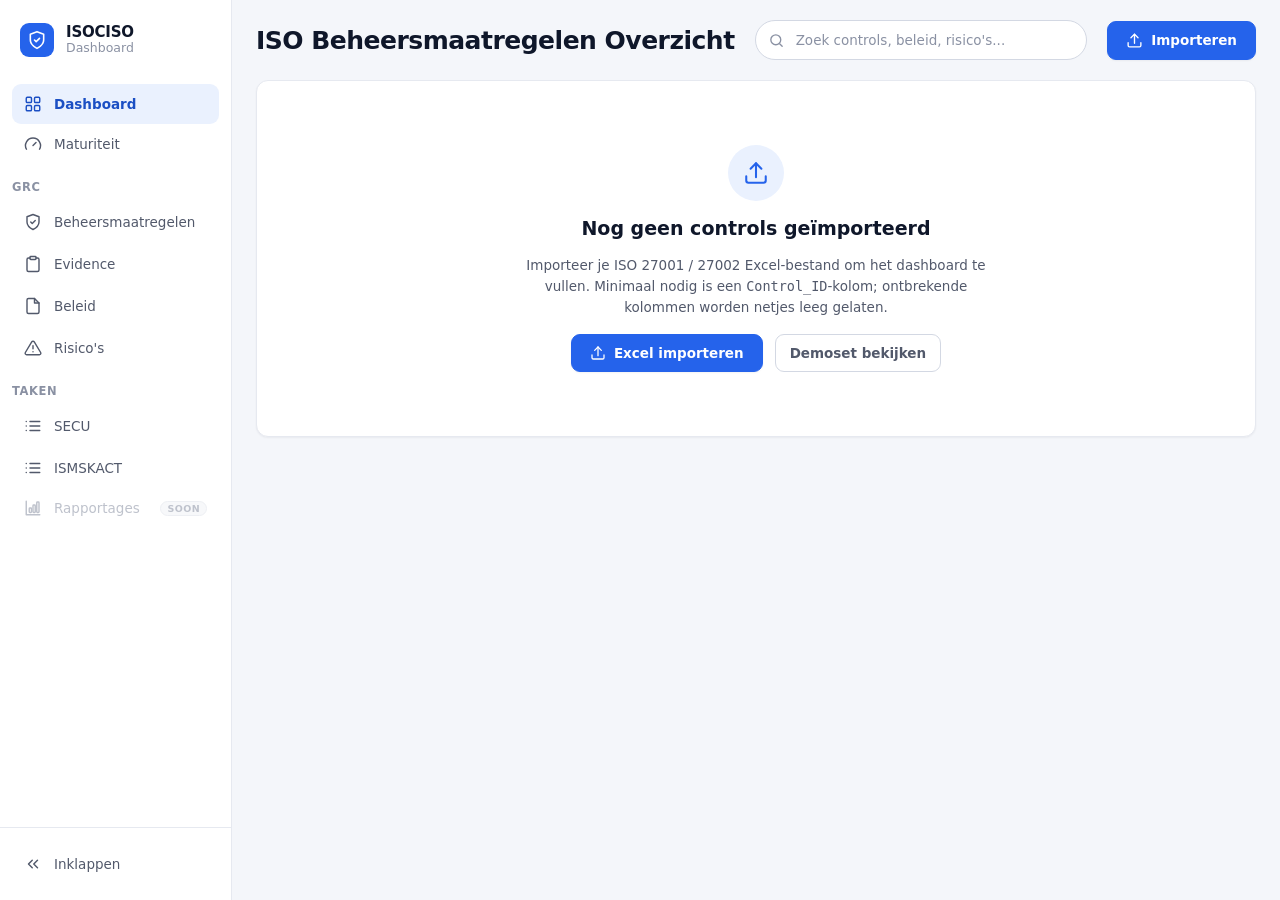
<file: index.html>
<!DOCTYPE html>
<html lang="nl">
<head>
  <meta charset="UTF-8" />
  <meta name="viewport" content="width=device-width, initial-scale=1.0" />
  <title>ISOCISO Dashboard — ISO 27001 / 27002</title>
  <meta name="description" content="Overzicht van ISO 27001/27002 beheersmaatregelen, maturiteit, evidence, beleid en risico's." />
  <link rel="icon" href="data:image/svg+xml,%3Csvg xmlns='http://www.w3.org/2000/svg' viewBox='0 0 24 24'%3E%3Cpath fill='%232563eb' d='M12 2 4 5.5v6c0 5 3.4 9.3 8 10.5 4.6-1.2 8-5.5 8-10.5v-6L12 2Z'/%3E%3C/svg%3E" />
  <link rel="stylesheet" href="./assets/css/tokens.css" />
  <link rel="stylesheet" href="./assets/css/base.css" />
  <link rel="stylesheet" href="./assets/css/layout.css" />
  <link rel="stylesheet" href="./assets/css/components.css" />
</head>
<body>
  <div class="app" id="app">
    <aside class="sidebar" id="sidebar"></aside>
    <div class="main">
      <header class="topbar" id="topbar"></header>
      <main class="view" id="view"></main>
    </div>
  </div>
  <div class="toast-stack" id="toasts"></div>
  <div class="viz-tooltip" id="viz-tooltip" hidden></div>
  <script type="module" src="./src/main.js"></script>
</body>
</html>
</file>
<file: assets/css/tokens.css>
/* ------------------------------------------------------------------
   Design tokens. Everything downstream is written against these roles,
   never against raw hex — so re-theming happens in this one file.
   ------------------------------------------------------------------ */
:root {
  color-scheme: light;

  /* Surfaces & ink ------------------------------------------------ */
  --plane:            #f4f6fa;
  --surface-1:        #ffffff;
  --surface-2:        #f8fafc;
  --surface-hover:    #f6f8fb;
  --text-primary:     #0f172a;
  --text-secondary:   #52596b;
  --text-muted:       #8a91a3;
  --border:           #e6e9f0;
  --border-strong:    #d3d8e3;

  /* Brand --------------------------------------------------------- */
  --brand:            #2563eb;
  --brand-strong:     #1d4ed8;
  --brand-soft:       #eaf1fe;
  --brand-ink:        #1b4fc4;

  /* Chart roles — validated via dataviz/scripts/validate_palette.js
     ("#4a3aa7,#0ca30c,#1096a8" passes all-pairs, light, on #ffffff). */
  --viz-pass:         #0ca30c;   /* status: good      */
  --viz-fail:         #d03b3b;   /* status: critical  */
  --viz-warning:      #fab219;   /* status: warning   */
  --viz-serious:      #ec835a;   /* status: serious   */
  --viz-evidence:     #4a3aa7;   /* categorical: violet */
  --viz-risk:         #1096a8;   /* categorical: teal   */
  --viz-neutral:      #dfe3ea;   /* remainder / "geen" */
  --viz-gap:          #ffffff;   /* 2px spacer between fills */

  /* Categorical series, in fixed slot order — assigned by slot, never cycled,
     and never generated. Validated on #ffffff via dataviz/validate_palette.js:
     lightness band, chroma floor, adjacent CVD ΔE 9.1 (protan) and normal-vision
     ΔE 19.6 all pass. Three slots sit under 3:1 against white, which is why every
     slice is also named and counted in the legend beside it — the contrast WARN
     is paid off with visible labels, not ignored.
     Six slots plus "Overig": past ~7 classes adjacent hues stop being tellable,
     so the tail folds rather than growing an eighth colour. */
  --series-1:         #2a78d6;   /* blue    */
  --series-2:         #eb6834;   /* orange  */
  --series-3:         #1baf7a;   /* aqua    */
  --series-4:         #eda100;   /* yellow  */
  --series-5:         #e87ba4;   /* magenta */
  --series-6:         #008300;   /* green   */
  --series-other:     #98a0b0;   /* the folded tail — deliberately not a hue */

  /* Status washes (badges, pills) --------------------------------- */
  --wash-pass-bg:     #e8f7e8;  --wash-pass-bd:  #b7e5b7;  --wash-pass-fg:  #0a7d0a;
  --wash-warn-bg:     #fff4e0;  --wash-warn-bd:  #f7d9a1;  --wash-warn-fg:  #a76a06;
  --wash-fail-bg:     #fdecec;  --wash-fail-bd:  #f4bcbc;  --wash-fail-fg:  #b12f2f;
  --wash-none-bg:     #f1f3f7;  --wash-none-bd:  #dfe3ea;  --wash-none-fg:  #6b7385;
  --wash-info-bg:     #eaf1fe;  --wash-info-bd:  #c5d9fb;  --wash-info-fg:  #1b4fc4;

  /* Severity 1-2-3. One scale, used by both the Severity_Flag on a control and
     the due-date flag on a task, so "kritiek" looks the same wherever it shows.
     The -hover tints stay a step darker than the row tint, so hovering a
     flagged row still reads as a hover and not as a different severity. */
  --wash-sev1-bg:     #fff7e2;  --wash-sev1-hv:  #fdefc9;  --wash-sev1-fg:  #a76a06;
  --wash-sev2-bg:     #fdead9;  --wash-sev2-hv:  #f9dcc3;  --wash-sev2-fg:  #b0510c;
  --wash-sev3-bg:     #fdeaea;  --wash-sev3-hv:  #f9d8d8;  --wash-sev3-fg:  #b12f2f;

  /* Geometry ------------------------------------------------------ */
  --r-sm: 6px;
  --r-md: 9px;
  --r-lg: 12px;
  --r-pill: 999px;

  --sp-1: 4px;  --sp-2: 8px;  --sp-3: 12px; --sp-4: 16px;
  --sp-5: 20px; --sp-6: 24px; --sp-7: 32px; --sp-8: 40px;

  --shadow-sm: 0 1px 2px rgba(15, 23, 42, .05);
  --shadow-md: 0 2px 8px rgba(15, 23, 42, .06);
  --shadow-lg: 0 8px 28px rgba(15, 23, 42, .12);

  --sidebar-w: 232px;
  --sidebar-w-collapsed: 68px;

  --font: system-ui, -apple-system, "Segoe UI", Roboto, sans-serif;
  --fs-xs: 11.5px; --fs-sm: 12.5px; --fs-md: 13.5px;
  --fs-lg: 15px;   --fs-xl: 19px;   --fs-2xl: 25px;  --fs-hero: 30px;
}
</file>
<file: assets/css/base.css>
*, *::before, *::after { box-sizing: border-box; }

html, body {
  height: 100%;
  margin: 0;
}

body {
  font-family: var(--font);
  font-size: var(--fs-md);
  color: var(--text-primary);
  background: var(--plane);
  -webkit-font-smoothing: antialiased;
}

h1, h2, h3, h4, p, figure { margin: 0; }
ul { margin: 0; padding: 0; list-style: none; }

button, input, select, textarea {
  font: inherit;
  color: inherit;
}

a { color: var(--brand); text-decoration: none; }
a:hover { text-decoration: underline; }

svg { display: block; flex: none; }

:focus-visible {
  outline: 2px solid var(--brand);
  outline-offset: 2px;
  border-radius: var(--r-sm);
}

.sr-only {
  position: absolute;
  width: 1px; height: 1px;
  padding: 0; margin: -1px;
  overflow: hidden;
  clip: rect(0 0 0 0);
  white-space: nowrap;
  border: 0;
}

.muted { color: var(--text-muted); }
.tnum  { font-variant-numeric: tabular-nums; }

@media (prefers-reduced-motion: reduce) {
  *, *::before, *::after {
    animation-duration: .001ms !important;
    transition-duration: .001ms !important;
  }
}
</file>
<file: assets/css/layout.css>
/* ---------------------------------------------------------------- App shell */
.app {
  display: grid;
  grid-template-columns: var(--sidebar-w) 1fr;
  height: 100%;
  transition: grid-template-columns .18s ease;
}
.app.is-collapsed { grid-template-columns: var(--sidebar-w-collapsed) 1fr; }

.main {
  display: flex;
  flex-direction: column;
  min-width: 0;
  overflow: hidden;
}

.view {
  flex: 1;
  min-height: 0;
  overflow-y: auto;
  padding: 0 var(--sp-6) var(--sp-7);
}

/* ---------------------------------------------------------------- Sidebar */
.sidebar {
  display: flex;
  flex-direction: column;
  background: var(--surface-1);
  border-right: 1px solid var(--border);
  overflow: hidden;
}

.brand {
  display: flex;
  align-items: center;
  gap: var(--sp-3);
  padding: var(--sp-5) var(--sp-5) var(--sp-6);
  min-height: 84px;
}
.brand-mark {
  width: 34px; height: 34px;
  display: grid; place-items: center;
  border-radius: var(--r-md);
  background: var(--brand);
  color: #fff;
  flex: none;
}
.brand-text { display: flex; flex-direction: column; line-height: 1.15; white-space: nowrap; }
.brand-name { font-size: var(--fs-lg); font-weight: 700; letter-spacing: -.2px; }
.brand-sub  { font-size: var(--fs-sm); color: var(--text-muted); }

.nav { display: flex; flex-direction: column; gap: 2px; padding: 0 var(--sp-3); }

/* Section heading above a group of nav items (GRC, Taken). */
.nav-group-label {
  padding: var(--sp-4) var(--sp-3) var(--sp-2);
  font-size: var(--fs-xs);
  font-weight: 700;
  letter-spacing: .6px;
  text-transform: uppercase;
  color: var(--text-muted);
}
/* Collapsed, a text heading has nowhere to go — a hairline keeps the grouping
   visible without a label that would have to be truncated to nothing. */
.app.is-collapsed .nav-group-label {
  padding: 0;
  margin: var(--sp-3) var(--sp-3);
  height: 1px;
  overflow: hidden;
  color: transparent;
  background: var(--border);
}
.nav-item {
  display: flex;
  align-items: center;
  gap: var(--sp-3);
  padding: 11px var(--sp-3);
  border-radius: var(--r-md);
  color: var(--text-secondary);
  font-size: var(--fs-md);
  font-weight: 500;
  white-space: nowrap;
  background: none;
  border: 0;
  width: 100%;
  text-align: left;
  cursor: pointer;
}
.nav-item:hover:not(:disabled) { background: var(--surface-hover); color: var(--text-primary); text-decoration: none; }
.nav-item.is-active { background: var(--brand-soft); color: var(--brand-ink); font-weight: 600; }
.nav-item:disabled,
.nav-item[aria-disabled="true"] { color: var(--text-muted); opacity: .55; cursor: not-allowed; }
.nav-item .nav-label { flex: 1; min-width: 0; overflow: hidden; text-overflow: ellipsis; }

.nav-soon {
  font-size: 9.5px;
  font-weight: 700;
  letter-spacing: .4px;
  text-transform: uppercase;
  color: var(--text-muted);
  background: var(--wash-none-bg);
  border: 1px solid var(--wash-none-bd);
  border-radius: var(--r-pill);
  padding: 1px 6px;
}

.sidebar-foot { margin-top: auto; padding: var(--sp-4) var(--sp-3); border-top: 1px solid var(--border); }

.app.is-collapsed .brand-text,
.app.is-collapsed .nav-label,
.app.is-collapsed .nav-soon,
.app.is-collapsed .collapse-label { display: none; }
.app.is-collapsed .nav-item { justify-content: center; padding-inline: 0; }
.app.is-collapsed .brand { justify-content: center; padding-inline: 0; }

/* ---------------------------------------------------------------- Topbar */
.topbar {
  display: flex;
  align-items: center;
  gap: var(--sp-5);
  padding: var(--sp-5) var(--sp-6);
  flex: none;
}
.topbar h1 {
  font-size: var(--fs-2xl);
  font-weight: 700;
  letter-spacing: -.5px;
  white-space: nowrap;
}
.topbar-search { flex: 1; max-width: 420px; margin-inline: auto; }

/* ---------------------------------------------------------------- Grids */
.stat-row {
  display: grid;
  grid-template-columns: repeat(5, minmax(0, 1fr));
  gap: var(--sp-4);
  margin-bottom: var(--sp-4);
}
.kpi-grid {
  display: grid;
  grid-template-columns: repeat(3, minmax(0, 1fr)) 1.5fr;
  gap: var(--sp-5);
}
.kpi-grid > * + * {
  border-left: 1px solid var(--border);
  padding-left: var(--sp-5);
}

@media (max-width: 1500px) {
  .stat-row { grid-template-columns: repeat(3, minmax(0, 1fr)); }
  .kpi-grid { grid-template-columns: repeat(2, minmax(0, 1fr)); }
  .kpi-grid > * + * { border-left: 0; padding-left: 0; }
}
@media (max-width: 900px) {
  .app { grid-template-columns: var(--sidebar-w-collapsed) 1fr; }
  .stat-row, .kpi-grid { grid-template-columns: minmax(0, 1fr); }
  .topbar { flex-wrap: wrap; }
}
</file>
<file: assets/css/components.css>
/* ---------------------------------------------------------------- Card */
.card {
  background: var(--surface-1);
  border: 1px solid var(--border);
  border-radius: var(--r-lg);
  box-shadow: var(--shadow-sm);
}
.card + .card { margin-top: var(--sp-4); }
.card-head {
  display: flex;
  align-items: center;
  justify-content: space-between;
  gap: var(--sp-4);
  padding: var(--sp-5) var(--sp-5) var(--sp-2);
}
.card-title { font-size: var(--fs-lg); font-weight: 650; letter-spacing: -.2px; }
.card-body { padding: var(--sp-5); }

/* ---------------------------------------------------------------- Buttons */
.btn {
  display: inline-flex;
  align-items: center;
  justify-content: center;
  gap: var(--sp-2);
  padding: 9px 14px;
  border-radius: var(--r-md);
  border: 1px solid var(--border-strong);
  background: var(--surface-1);
  color: var(--text-secondary);
  font-size: var(--fs-md);
  font-weight: 550;
  cursor: pointer;
  white-space: nowrap;
  transition: background .12s ease, border-color .12s ease, color .12s ease;
}
.btn:hover:not(:disabled) { background: var(--surface-hover); color: var(--text-primary); }
.btn:disabled { opacity: .5; cursor: not-allowed; }
.btn-primary {
  background: var(--brand);
  border-color: var(--brand);
  color: #fff;
  padding: 10px 18px;
  font-weight: 600;
  box-shadow: var(--shadow-sm);
}
.btn-primary:hover:not(:disabled) { background: var(--brand-strong); border-color: var(--brand-strong); color: #fff; }
.btn-ghost { border-color: transparent; background: none; }
.btn-ghost:hover:not(:disabled) { background: var(--surface-hover); }
.btn-danger { color: var(--wash-fail-fg); border-color: var(--wash-fail-bd); }
.btn-danger:hover:not(:disabled) { background: var(--wash-fail-bg); color: var(--wash-fail-fg); }
.btn-sm { padding: 6px 10px; font-size: var(--fs-sm); }

/* ---------------------------------------------------------------- Fields */
.field { display: flex; flex-direction: column; gap: 6px; min-width: 0; }
.field-label { font-size: var(--fs-sm); color: var(--text-secondary); font-weight: 500; }

.input,
.select {
  width: 100%;
  padding: 10px 12px;
  border: 1px solid var(--border-strong);
  border-radius: var(--r-md);
  background: var(--surface-1);
  font-size: var(--fs-md);
  color: var(--text-primary);
}
.input::placeholder { color: var(--text-muted); }
.input:focus, .select:focus {
  outline: none;
  border-color: var(--brand);
  box-shadow: 0 0 0 3px var(--brand-soft);
}
.select {
  appearance: none;
  padding-right: 34px;
  background-image: url("data:image/svg+xml,%3Csvg xmlns='http://www.w3.org/2000/svg' width='16' height='16' viewBox='0 0 24 24' fill='none' stroke='%238a91a3' stroke-width='2.2' stroke-linecap='round' stroke-linejoin='round'%3E%3Cpath d='m6 9 6 6 6-6'/%3E%3C/svg%3E");
  background-repeat: no-repeat;
  background-position: right 11px center;
  cursor: pointer;
}

.search { position: relative; display: flex; align-items: center; }
.search svg { position: absolute; left: 13px; color: var(--text-muted); pointer-events: none; }
.search .input { padding-left: 40px; }
.search-pill .input { border-radius: var(--r-pill); padding-block: 11px; }

/* ---------------------------------------------------------------- Stat card */
.stat {
  background: var(--surface-1);
  border: 1px solid var(--border);
  border-radius: var(--r-lg);
  box-shadow: var(--shadow-sm);
  padding: var(--sp-5);
  display: flex;
  flex-direction: column;
  gap: var(--sp-3);
  min-width: 0;
}
.stat-main { display: flex; align-items: center; gap: var(--sp-3); min-width: 0; }
.stat-main > div { min-width: 0; }
.stat-icon {
  width: 44px; height: 44px;
  border-radius: var(--r-pill);
  display: grid; place-items: center;
  color: #fff;
  flex: none;
}
.stat-value { font-size: var(--fs-hero); font-weight: 700; line-height: 1.05; letter-spacing: -1px; }
.stat-label { font-size: var(--fs-sm); color: var(--text-secondary); margin-top: 3px; line-height: 1.3; }
.stat-foot {
  font-size: var(--fs-sm);
  color: var(--text-muted);
  border-top: 1px solid var(--border);
  padding-top: var(--sp-3);
}
.stat-foot strong { font-weight: 650; }

/* ---------------------------------------------------------------- Charts */
.viz { display: flex; flex-direction: column; gap: var(--sp-4); min-width: 0; }
.viz-title { font-size: var(--fs-md); font-weight: 600; color: var(--text-primary); }
.viz-head { display: flex; align-items: center; justify-content: space-between; gap: var(--sp-3); }

.donut-row { display: flex; align-items: center; gap: var(--sp-5); }
.donut { position: relative; flex: none; }
.donut-center {
  position: absolute; inset: 0;
  display: grid; place-items: center;
  font-size: 23px; font-weight: 700; letter-spacing: -.5px;
  pointer-events: none;
}
/* Hovering one segment recedes its siblings, so the hovered slice reads clearly. */
.donut svg :is(path, circle) { transition: opacity .12s ease; cursor: default; }
.donut svg:hover :is(path, circle) { opacity: .55; }
.donut svg :is(path, circle):hover { opacity: 1; }

.legend { display: flex; flex-direction: column; gap: 10px; min-width: 0; font-size: var(--fs-md); }
.legend-row { display: flex; align-items: center; gap: var(--sp-2); }
.legend-swatch { width: 10px; height: 10px; border-radius: 3px; flex: none; }
.legend-name { color: var(--text-secondary); flex: 1; white-space: nowrap; }
.legend-value { color: var(--text-primary); font-weight: 600; font-variant-numeric: tabular-nums; }

.legend-inline { display: flex; gap: var(--sp-4); font-size: var(--fs-sm); }
.legend-inline .legend-row { gap: 6px; }
.legend-inline .legend-name { color: var(--text-secondary); }

/* align-items:start keeps every stack's top edge on the same line, so columns
   with a two-line label below don't ride up relative to their neighbours. */
.bars { display: grid; grid-auto-flow: column; grid-auto-columns: 1fr; gap: 10px; align-items: start; }
.bar-col { display: flex; flex-direction: column; align-items: center; gap: 6px; min-width: 0; width: 100%; }
.bar-stack {
  width: 100%;
  height: 108px;
  display: flex;
  flex-direction: column;
  justify-content: flex-end;
  gap: 2px; /* 2px surface spacer between stacked fills */
}
.bar-seg {
  display: grid;
  place-items: center;
  font-size: var(--fs-sm);
  font-weight: 650;
  min-height: 0;
  overflow: hidden;
  transition: filter .12s ease;
}
.bar-seg:hover { filter: brightness(.94); }
.bar-seg.is-top    { border-radius: 4px 4px 0 0; }
.bar-seg.is-bottom { border-radius: 0 0 4px 4px; }
.bar-seg.is-only   { border-radius: 4px; }
.bar-label { font-size: var(--fs-xs); color: var(--text-primary); font-weight: 550; text-align: center; line-height: 1.3; }
.bar-sub { font-size: var(--fs-xs); color: var(--text-muted); font-variant-numeric: tabular-nums; text-align: center; }

.viz-tooltip {
  position: fixed;
  z-index: 90;
  pointer-events: none;
  background: #101828;
  color: #fff;
  font-size: var(--fs-sm);
  line-height: 1.45;
  padding: 7px 10px;
  border-radius: var(--r-sm);
  box-shadow: var(--shadow-lg);
  max-width: 240px;
  transform: translate(-50%, calc(-100% - 10px));
}
.viz-tooltip strong { font-weight: 650; }

/* Three charts abreast, each donut + legend. Below 1400px the legends start
   fighting the donuts for width, so the row becomes a column instead of
   letting the labels wrap into mush. */
.viz-grid-3 {
  display: grid;
  grid-template-columns: repeat(3, minmax(0, 1fr));
  gap: var(--sp-5);
}
/* Grid stretches each .viz to the tallest column, but the donut+legend row
   inside only takes its own content height — so a short legend leaves the
   donut sitting high instead of centered in the taller column next to it.
   Growing the row to fill lets `align-items: center` (below) center it. */
.viz-grid-3 .donut-row { flex: 1; }
.viz-grid-3 > * + * {
  border-left: 1px solid var(--border);
  padding-left: var(--sp-5);
}
/* Three columns on a normal laptop leave each chart ~300px, and a donut beside
   a legend in 300px clips every name worth reading ("Fatima El Amrani"). Below
   1500px the pair stacks instead — donut on top, legend at full column width —
   so the three charts stay side by side for comparison without truncating the
   labels that make the slices identifiable. */
@media (max-width: 1500px) {
  .viz-grid-3 .donut-row { flex-direction: column; align-items: center; }
  .viz-grid-3 .legend { width: 100%; }
}

/* 1100px is where three donut+legend pairs stop fitting side by side. Above it
   they stay a row — the point of the panel is comparing the three at once. */
@media (max-width: 1100px) {
  .viz-grid-3 { grid-template-columns: minmax(0, 1fr); }
  .viz-grid-3 > * + * {
    border-left: 0;
    padding-left: 0;
    border-top: 1px solid var(--border);
    padding-top: var(--sp-5);
  }
  /* Stacked, the row is full-card-width and the count would drift half a metre
     from the name it belongs to. Cap it so the pair stays readable as a pair. */
  .viz-grid-3 .donut-row { max-width: 460px; }
}

/* The legend is the chart's label layer, not decoration: three of the series
   hues sit under 3:1 on white, so the name and the count beside each swatch are
   what make a slice identifiable. Hovering either half raises the same tooltip. */
.viz-grid-3 .legend { flex: 1; min-width: 0; }
.viz-grid-3 .legend-row {
  padding: 2px 4px;
  margin-inline: -4px;
  border-radius: var(--r-sm);
  cursor: default;
}
.viz-grid-3 .legend-row:hover { background: var(--surface-hover); }
.viz-grid-3 .legend-name {
  overflow: hidden;
  text-overflow: ellipsis;
  white-space: nowrap;
}

/* ---------------------------------------------------------------- Filter bar */
.filterbar {
  display: grid;
  grid-template-columns: minmax(200px, 1.4fr) repeat(4, minmax(120px, 1fr)) auto;
  gap: var(--sp-4);
  align-items: end;
  padding: var(--sp-4) var(--sp-5);
}
.filterbar .search { align-self: end; }
/* The register pages filter on one field only, so their bar is search + count. */
.filterbar-single { grid-template-columns: minmax(200px, 1.6fr) 1fr auto; align-items: center; }
@media (max-width: 1200px) {
  .filterbar { grid-template-columns: repeat(2, minmax(0, 1fr)); }
  .filterbar-single { grid-template-columns: minmax(0, 1fr) auto; }
}

/* ---------------------------------------------------------------- Table */
.table-wrap { overflow-x: auto; }
table.data {
  width: 100%;
  border-collapse: separate;
  border-spacing: 0;
  font-size: var(--fs-md);
}
table.data th {
  background: var(--surface-2);
  color: var(--text-secondary);
  font-weight: 600;
  font-size: var(--fs-sm);
  text-align: left;
  padding: 11px var(--sp-3);
  border-bottom: 1px solid var(--border);
  border-top: 1px solid var(--border);
  white-space: nowrap;
  position: sticky;
  top: 0;
  z-index: 1;
}
table.data th.sortable { cursor: pointer; user-select: none; }
table.data th.sortable:hover { color: var(--text-primary); }
table.data th .th-inner { display: inline-flex; align-items: center; gap: 5px; }
table.data th.is-center .th-inner,
table.data td.is-center { justify-content: center; text-align: center; }
table.data td {
  padding: 10px var(--sp-3);
  border-bottom: 1px solid var(--border);
  color: var(--text-primary);
  vertical-align: middle;
}
table.data tbody tr:hover td { background: var(--surface-hover); }
table.data tbody tr:last-child td { border-bottom: 0; }
td.col-id { font-weight: 600; font-variant-numeric: tabular-nums; white-space: nowrap; }
td.col-title { min-width: 190px; }
td.col-domain, td.col-owner { white-space: nowrap; }
.sort-caret { color: var(--text-muted); }
.sort-caret.is-active { color: var(--brand); }

/* ---------------------------------------------------------------- Severity
   A flagged row is tinted whole, and carries the flag in its own leading
   column — so the flag never shifts the columns next to it, and an unflagged
   row keeps exactly the layout it had before the column existed. */
table.data tbody tr.sev-1 td { background: var(--wash-sev1-bg); }
table.data tbody tr.sev-2 td { background: var(--wash-sev2-bg); }
table.data tbody tr.sev-3 td { background: var(--wash-sev3-bg); }
table.data tbody tr.sev-1:hover td { background: var(--wash-sev1-hv); }
table.data tbody tr.sev-2:hover td { background: var(--wash-sev2-hv); }
table.data tbody tr.sev-3:hover td { background: var(--wash-sev3-hv); }

/* Fixed width: the column takes the same room whether or not it holds a flag. */
table.data th.col-flag,
table.data td.col-flag {
  width: 78px;
  min-width: 78px;
  text-align: center;
  padding-inline: var(--sp-2);
}
.sev-flag { display: inline-flex; align-items: center; justify-content: center; cursor: help; }
.sev-flag.is-1 { color: var(--wash-sev1-fg); }
.sev-flag.is-2 { color: var(--wash-sev2-fg); }
.sev-flag.is-3 { color: var(--wash-sev3-fg); }

td.col-ref { white-space: nowrap; vertical-align: top; }

/* Cell links to the Evidence / Beleid / Risk registers */
.link-cell {
  display: inline-flex;
  align-items: center;
  gap: 5px;
  font-weight: 550;
  white-space: nowrap;
  font-family: inherit;
  font-size: var(--fs-md);
  padding: 4px 9px;
  border: 1px solid transparent;
  border-radius: var(--r-sm);
  background: none;
  color: var(--brand-ink);
  cursor: pointer;
}
button.link-cell:hover { background: var(--brand-soft); border-color: var(--brand-soft); }
button.link-cell:focus-visible { outline: 2px solid var(--brand); outline-offset: 1px; }
/* "Geen … gekoppeld" stays the normal state for plenty of rows, so it is muted
   and set a size down — it must not compete with the real data in the row. */
.link-cell.is-empty {
  color: var(--text-muted);
  font-weight: 450;
  font-size: var(--fs-sm);
  font-style: italic;
  cursor: default;
}

/* Beleid links straight out, so its cell can hold more than one anchor. The
   width is capped: a long document title must not stretch the whole table. */
.link-stack {
  display: flex;
  flex-direction: column;
  align-items: center;
  gap: 3px;
  max-width: 190px;
  margin: 0 auto;
}

.link, .link-dead {
  display: inline-flex;
  align-items: center;
  gap: 5px;
  font-weight: 550;
  min-width: 0;
  max-width: 100%;
}
.link { color: var(--brand-ink); text-decoration: none; }
.link:hover { text-decoration: underline; }
.link:focus-visible { outline: 2px solid var(--brand); outline-offset: 2px; border-radius: 2px; }
/* A cell that could not be turned into a URL: shown, but never as an anchor. */
.link-dead { color: var(--text-muted); font-weight: 450; font-style: italic; cursor: help; }
.link-dead > svg { color: var(--wash-warn-fg); }
.link-label { overflow: hidden; text-overflow: ellipsis; white-space: nowrap; }
.url-text {
  display: block;
  max-width: 320px;
  overflow: hidden;
  text-overflow: ellipsis;
  white-space: nowrap;
  color: var(--text-secondary);
  font-size: var(--fs-sm);
}

.link-more {
  border: 0;
  background: none;
  padding: 0;
  font: inherit;
  font-size: var(--fs-sm);
  font-weight: 550;
  color: var(--brand-ink);
  cursor: pointer;
  white-space: nowrap;
}
.link-more:hover { text-decoration: underline; }

/* Register row id, and the chips that show which controls point at it */
.ref-badge {
  display: inline-flex;
  align-items: center;
  justify-content: center;
  min-width: 26px;
  padding: 2px 7px;
  border-radius: var(--r-sm);
  background: var(--surface-2);
  border: 1px solid var(--border);
  color: var(--text-secondary);
  font-size: var(--fs-sm);
  font-weight: 600;
  font-variant-numeric: tabular-nums;
}
.ref-badge.is-missing {
  background: var(--wash-warn-bg);
  border-color: var(--wash-warn-bd);
  color: var(--wash-warn-fg);
}

.chips { display: flex; flex-wrap: wrap; gap: 4px; }
.chip {
  padding: 2px 8px;
  border-radius: var(--r-pill);
  border: 1px solid var(--border);
  background: var(--surface-2);
  color: var(--text-secondary);
  font: inherit;
  font-size: var(--fs-sm);
  font-weight: 550;
  font-variant-numeric: tabular-nums;
  white-space: nowrap;
  cursor: pointer;
}
button.chip:hover { background: var(--brand-soft); border-color: var(--brand-soft); color: var(--brand-ink); }
.chip.is-quiet { color: var(--text-muted); font-weight: 450; cursor: default; }

/* ---------------------------------------------------------------- Popover
   Anchored to its trigger rather than centred: the column picker is a change
   to the table right behind it, so it should not cover the whole screen. */
.popover-host { position: relative; }
.popover {
  position: absolute;
  top: calc(100% + 6px);
  right: 0;
  z-index: 60;
  width: 268px;
  max-height: 340px;
  overflow-y: auto;
  background: var(--surface-1);
  border: 1px solid var(--border-strong);
  border-radius: var(--r-md);
  box-shadow: var(--shadow-lg);
  padding: var(--sp-3);
}
.popover-head {
  display: flex; align-items: center; justify-content: space-between;
  gap: var(--sp-2);
  padding-bottom: var(--sp-2);
  margin-bottom: var(--sp-2);
  border-bottom: 1px solid var(--border);
  font-size: var(--fs-sm);
  font-weight: 650;
  color: var(--text-secondary);
}
.popover-actions { display: flex; gap: var(--sp-2); }
.popover-list { display: flex; flex-direction: column; gap: 1px; }
.checkrow {
  display: flex; align-items: center; gap: var(--sp-2);
  padding: 6px var(--sp-2);
  border-radius: var(--r-sm);
  font-size: var(--fs-md);
  color: var(--text-primary);
  cursor: pointer;
}
.checkrow:hover { background: var(--surface-hover); }
.checkrow input { accent-color: var(--brand); flex: none; }
.checkrow span { overflow: hidden; text-overflow: ellipsis; white-space: nowrap; }
.checkrow.is-locked { color: var(--text-muted); cursor: not-allowed; }

/* ---------------------------------------------------------------- Chart date range */
/* Title on the left, the window it is drawn over on the right; on a narrow
   card the picker drops below the title rather than squeezing it. */
.chart-head { flex-wrap: wrap; align-items: flex-end; }
.chart-head .table-foot-info { display: block; margin-top: 2px; }
.chart-head-actions {
  display: flex;
  align-items: center;
  gap: var(--sp-2);
  flex-wrap: wrap;
  margin-left: auto;
}
.icon-btn { padding: 6px; line-height: 0; }
.popover.popover-sm { width: auto; min-width: 220px; white-space: nowrap; }
.range-picker {
  display: flex;
  align-items: center;
  gap: var(--sp-2);
  flex-wrap: wrap;
}
.range-picker .input {
  width: auto;
  padding: 6px 10px;
  font-size: var(--fs-sm);
  font-variant-numeric: tabular-nums;
}

/* ---------------------------------------------------------------- Task table */
.toolbar {
  display: flex;
  align-items: center;
  gap: var(--sp-4);
  padding: var(--sp-4) var(--sp-5);
  flex-wrap: wrap;
}
.toolbar .search { flex: 1; min-width: 200px; }
.toolbar-spacer { flex: 1; }
td.col-text { max-width: 420px; }
td.col-text .cell-clip {
  display: block;
  overflow: hidden;
  text-overflow: ellipsis;
  white-space: nowrap;
}
td.col-date { white-space: nowrap; font-variant-numeric: tabular-nums; }
td.col-key { white-space: nowrap; font-weight: 600; font-variant-numeric: tabular-nums; }

/* ---------------------------------------------------------------- Badges */
.badge {
  display: inline-flex;
  align-items: center;
  gap: 5px;
  padding: 3px 10px;
  border-radius: var(--r-sm);
  border: 1px solid;
  font-size: var(--fs-sm);
  font-weight: 600;
  font-variant-numeric: tabular-nums;
  white-space: nowrap;
}
.badge-pass { background: var(--wash-pass-bg); border-color: var(--wash-pass-bd); color: var(--wash-pass-fg); }
.badge-warn { background: var(--wash-warn-bg); border-color: var(--wash-warn-bd); color: var(--wash-warn-fg); }
.badge-fail { background: var(--wash-fail-bg); border-color: var(--wash-fail-bd); color: var(--wash-fail-fg); }
.badge-none { background: var(--wash-none-bg); border-color: var(--wash-none-bd); color: var(--wash-none-fg); }
.badge-info { background: var(--wash-info-bg); border-color: var(--wash-info-bd); color: var(--wash-info-fg); }
.badge-sev1 { background: var(--wash-sev1-bg); border-color: #f5dfa8; color: var(--wash-sev1-fg); }
.badge-sev2 { background: var(--wash-sev2-bg); border-color: #f2c9a6; color: var(--wash-sev2-fg); }
.badge-sev3 { background: var(--wash-sev3-bg); border-color: var(--wash-fail-bd); color: var(--wash-sev3-fg); }

/* ---------------------------------------------------------------- Table foot */
.table-foot {
  display: flex;
  align-items: center;
  justify-content: space-between;
  gap: var(--sp-4);
  padding: var(--sp-4) var(--sp-5);
  flex-wrap: wrap;
}
.table-foot-info { font-size: var(--fs-md); color: var(--text-secondary); }
.pager { display: flex; align-items: center; gap: 6px; }
.pager button {
  min-width: 34px; height: 34px;
  padding: 0 8px;
  display: grid; place-items: center;
  border: 1px solid var(--border-strong);
  background: var(--surface-1);
  border-radius: var(--r-md);
  color: var(--text-secondary);
  font-size: var(--fs-md);
  font-weight: 550;
  cursor: pointer;
}
.pager button:hover:not(:disabled):not(.is-active) { background: var(--surface-hover); }
.pager button.is-active { background: var(--brand); border-color: var(--brand); color: #fff; }
.pager button:disabled { opacity: .45; cursor: not-allowed; }
.pager .gap { color: var(--text-muted); padding: 0 2px; }

/* ---------------------------------------------------------------- Empty state */
.empty {
  display: flex;
  flex-direction: column;
  align-items: center;
  gap: var(--sp-4);
  padding: 64px var(--sp-6);
  text-align: center;
}
.empty-icon {
  width: 56px; height: 56px;
  display: grid; place-items: center;
  border-radius: var(--r-pill);
  background: var(--brand-soft);
  color: var(--brand);
}
.empty h2 { font-size: var(--fs-xl); font-weight: 650; }
.empty p { color: var(--text-secondary); max-width: 460px; line-height: 1.55; }
.empty-actions { display: flex; gap: var(--sp-3); flex-wrap: wrap; justify-content: center; }

/* ---------------------------------------------------------------- Modal */
.modal-backdrop {
  position: fixed; inset: 0;
  background: rgba(15, 23, 42, .45);
  display: grid; place-items: center;
  padding: var(--sp-6);
  z-index: 80;
}
.modal {
  background: var(--surface-1);
  border-radius: var(--r-lg);
  box-shadow: var(--shadow-lg);
  width: min(560px, 100%);
  max-height: 90vh;
  overflow-y: auto;
}
.modal-head {
  display: flex; align-items: center; justify-content: space-between;
  gap: var(--sp-4);
  padding: var(--sp-5);
  border-bottom: 1px solid var(--border);
}
.modal-head h2 { font-size: var(--fs-xl); font-weight: 650; }
.modal-body { padding: var(--sp-5); display: flex; flex-direction: column; gap: var(--sp-4); }
.modal-foot {
  display: flex; justify-content: flex-end; gap: var(--sp-3);
  padding: var(--sp-4) var(--sp-5);
  border-top: 1px solid var(--border);
}

/* ---------------------------------------------------------------- Detail pane
   A bottom sheet rather than a centred dialog: it opens next to the row you
   clicked, and the table above it stays readable while you scan the links. */
.pane-backdrop {
  position: fixed; inset: 0;
  background: rgba(15, 23, 42, .35);
  display: flex; align-items: flex-end; justify-content: center;
  z-index: 85;
  animation: pane-fade .15s ease;
}
.pane {
  width: min(860px, 100%);
  max-height: min(62vh, 560px);
  display: flex;
  flex-direction: column;
  background: var(--surface-1);
  border: 1px solid var(--border);
  border-bottom: 0;
  border-radius: var(--r-lg) var(--r-lg) 0 0;
  box-shadow: var(--shadow-lg);
  animation: pane-up .22s cubic-bezier(.22, .8, .3, 1);
}
@keyframes pane-fade { from { opacity: 0; } }
@keyframes pane-up { from { transform: translateY(100%); } }
@media (prefers-reduced-motion: reduce) {
  .pane, .pane-backdrop { animation: none; }
}

.pane-head {
  display: flex; align-items: flex-start; justify-content: space-between;
  gap: var(--sp-4);
  padding: var(--sp-4) var(--sp-5);
  border-bottom: 1px solid var(--border);
}
.pane-head-main { min-width: 0; }
.pane-eyebrow {
  display: flex; align-items: center; gap: 6px;
  color: var(--brand-ink);
  font-size: var(--fs-sm);
  font-weight: 650;
  text-transform: uppercase;
  letter-spacing: .4px;
}
.pane-title { font-size: var(--fs-lg); font-weight: 600; margin-top: 3px; }
.pane-body { overflow-y: auto; padding: var(--sp-2) var(--sp-5); }
.pane-foot {
  display: flex; align-items: center; justify-content: space-between;
  gap: var(--sp-4);
  padding: var(--sp-3) var(--sp-5);
  border-top: 1px solid var(--border);
  font-size: var(--fs-sm);
}

.linkrow {
  display: flex;
  align-items: flex-start;
  gap: var(--sp-3);
  padding: var(--sp-3) 0;
  border-bottom: 1px solid var(--border);
}
.linkrow:last-child { border-bottom: 0; }
.linkrow-body { min-width: 0; display: flex; flex-direction: column; gap: 5px; }
.linkrow-title { font-size: var(--fs-md); line-height: 1.45; }
.linkrow-meta { display: flex; align-items: center; gap: var(--sp-2); flex-wrap: wrap; font-size: var(--fs-sm); }
.meta-key { color: var(--text-muted); min-width: 46px; }
.linkrow.is-warning { color: var(--text-secondary); }
.linkrow.is-warning > svg { color: var(--wash-warn-fg); flex: none; margin-top: 2px; }

.dropzone {
  border: 2px dashed var(--border-strong);
  border-radius: var(--r-lg);
  padding: var(--sp-7) var(--sp-5);
  text-align: center;
  display: flex; flex-direction: column; align-items: center; gap: var(--sp-3);
  color: var(--text-secondary);
  cursor: pointer;
  background: var(--surface-2);
  transition: border-color .12s ease, background .12s ease;
}
.dropzone:hover, .dropzone.is-over { border-color: var(--brand); background: var(--brand-soft); }
.dropzone strong { color: var(--text-primary); font-size: var(--fs-lg); }

.hint {
  font-size: var(--fs-sm);
  color: var(--text-secondary);
  background: var(--surface-2);
  border: 1px solid var(--border);
  border-radius: var(--r-md);
  padding: var(--sp-3) var(--sp-4);
  line-height: 1.6;
}
.hint code {
  font-family: ui-monospace, SFMono-Regular, Menlo, monospace;
  font-size: 11.5px;
  background: var(--surface-1);
  border: 1px solid var(--border);
  border-radius: 4px;
  padding: 1px 5px;
}

/* ---------------------------------------------------------------- Toasts */
.toast-stack {
  position: fixed;
  right: var(--sp-5); bottom: var(--sp-5);
  display: flex; flex-direction: column; gap: var(--sp-2);
  z-index: 100;
}
.toast {
  display: flex; align-items: flex-start; gap: var(--sp-3);
  background: var(--surface-1);
  border: 1px solid var(--border);
  border-left: 3px solid var(--brand);
  border-radius: var(--r-md);
  box-shadow: var(--shadow-lg);
  padding: var(--sp-3) var(--sp-4);
  font-size: var(--fs-md);
  max-width: 380px;
  animation: toast-in .18s ease;
}
.toast.is-error { border-left-color: var(--viz-fail); }
.toast.is-success { border-left-color: var(--viz-pass); }
@keyframes toast-in { from { opacity: 0; transform: translateY(6px); } }

/* ---------------------------------------------------------------- Maturiteit */
.mat-toolbar {
  display: flex; align-items: center; justify-content: space-between; gap: var(--sp-4);
  margin-bottom: var(--sp-4); font-size: var(--fs-sm); flex-wrap: wrap;
}
.mat-kpis {
  display: grid;
  grid-template-columns: repeat(7, minmax(0, 1fr));
  gap: var(--sp-4);
  margin-bottom: var(--sp-4);
}
@media (max-width: 1400px) { .mat-kpis { grid-template-columns: repeat(4, minmax(0, 1fr)); } }
@media (max-width: 900px)  { .mat-kpis { grid-template-columns: repeat(2, minmax(0, 1fr)); } }
.mat-kpi .stat-value { font-size: var(--fs-2xl); white-space: nowrap; overflow: hidden; text-overflow: ellipsis; }
.mat-kpi-unit { font-size: var(--fs-md); font-weight: 600; color: var(--text-muted); letter-spacing: 0; }
.mat-kpi .stat-foot { border-top-width: 2px; margin-top: auto; }

.mat-legend { flex-wrap: wrap; row-gap: 6px; }
.mat-hm-legend { margin-bottom: var(--sp-4); }

/* One long 100% bar per row; the label column keeps every bar the same length. */
.mat-bars { display: flex; flex-direction: column; gap: var(--sp-3); }
.mat-bar-row { display: grid; grid-template-columns: 170px minmax(0, 1fr); align-items: center; gap: var(--sp-4); }
.mat-bar-label { display: flex; flex-direction: column; min-width: 0; line-height: 1.3; }
.mat-bar-label strong { font-weight: 600; }
.mat-bar-label span { font-size: var(--fs-xs); color: var(--text-muted); font-variant-numeric: tabular-nums; }
.mat-bar { display: flex; gap: 2px; height: 30px; min-width: 0; }
.mat-bar.is-empty { background: var(--viz-neutral); border-radius: 4px; }
.mat-seg {
  display: grid; place-items: center; min-width: 0; overflow: hidden;
  font-size: var(--fs-xs); font-weight: 650; font-variant-numeric: tabular-nums; white-space: nowrap;
}
.mat-seg:first-child { border-radius: 4px 0 0 4px; }
.mat-seg:last-child { border-radius: 0 4px 4px 0; }
.mat-seg:only-child { border-radius: 4px; }
.mat-seg:hover { filter: brightness(.92); }
.mat-divider { height: 1px; background: var(--border); margin-block: var(--sp-1); }

.mat-split { display: grid; grid-template-columns: minmax(0, 1.1fr) minmax(0, 1fr); gap: var(--sp-4); margin-top: var(--sp-4); }
.mat-split > .card + .card { margin-top: 0; }
.mat-split + .card { margin-top: var(--sp-4); }
@media (max-width: 1200px) { .mat-split { grid-template-columns: minmax(0, 1fr); } }

.mat-avg {
  display: inline-block; min-width: 34px; padding: 2px 8px; border-radius: var(--r-sm);
  font-weight: 650; font-size: var(--fs-sm); font-variant-numeric: tabular-nums; text-align: center;
}
.mat-matrix tr.is-total td { font-weight: 650; background: var(--surface-2); }

/* Total score vs. its three dimensions: the score (the MIN of Proces, Beleid,
   Evidence) is the headline, so its column / bar gets a brand band and larger
   chips, and the dimension chips step back. */
.mat-matrix tr > .is-score {
  background: var(--brand-soft);
  box-shadow: inset 2px 0 var(--brand), inset -2px 0 var(--brand);
}
.mat-matrix thead th.is-score {
  color: var(--brand-ink); font-weight: 700;
  box-shadow: inset 2px 0 var(--brand), inset -2px 0 var(--brand), inset 0 2px var(--brand);
}
.mat-matrix tbody tr:last-child > .is-score {
  box-shadow: inset 2px 0 var(--brand), inset -2px 0 var(--brand), inset 0 -2px var(--brand);
}
.mat-matrix td.is-score .mat-avg { min-width: 46px; padding: 3px 10px; font-size: var(--fs-md); font-weight: 700; }
.mat-matrix td:not(.is-score) .mat-avg { min-width: 30px; padding: 1px 6px; font-size: var(--fs-xs); }
.mat-bar-row.is-score {
  margin: 0 calc(-1 * var(--sp-2));
  padding: var(--sp-2);
  border-radius: var(--r-sm);
  background: var(--brand-soft);
  box-shadow: inset 0 0 0 2px var(--brand);
}
.mat-bar-row.is-score .mat-bar-label strong { color: var(--brand-ink); font-weight: 700; }
.mat-bar-row.is-score .mat-bar { height: 36px; }

/* Heatmap: fixed-size cells, so a 37-control domain is a visibly longer bar
   than an 8-control one. */
.hm-block + .hm-block { margin-top: var(--sp-5); }
.hm-head { display: flex; align-items: baseline; gap: var(--sp-3); margin-bottom: var(--sp-2); flex-wrap: wrap; }
.hm-head span { font-size: var(--fs-sm); color: var(--text-muted); font-variant-numeric: tabular-nums; }
.hm-domain { display: flex; flex-direction: column; gap: 3px; overflow-x: auto; padding-bottom: 2px; }
.hm-row { display: grid; grid-template-columns: 72px auto; align-items: center; gap: var(--sp-2); }
.hm-row-label { font-size: var(--fs-xs); color: var(--text-secondary); text-align: right; }
.hm-row.is-main .hm-row-label { font-weight: 700; color: var(--brand-ink); font-size: var(--fs-sm); }
.hm-cells { display: flex; gap: 3px; }
.hm-body { container-type: inline-size; }
/* Every domain shares one cell width, sized so the longest domain just fits
   the card (capped at 30px) — so strip length still reads as domain size. */
.hm-cell {
  width: clamp(16px, calc((100cqw - 80px - var(--hm-n, 37) * 3px) / var(--hm-n, 37)), 30px); height: 12px; flex: none; padding: 0; border: 0; border-radius: 3px; cursor: pointer;
  font: inherit; font-size: 11px; font-weight: 650; font-variant-numeric: tabular-nums; line-height: 1;
}
.hm-row.is-main .hm-cell { height: 28px; }
.hm-cell.is-unscored {
  background-image: repeating-linear-gradient(135deg, transparent 0 4px, rgba(15, 23, 42, .07) 4px 6px) !important;
}
.hm-cell:hover { outline: 2px solid var(--text-primary); outline-offset: 1px; }
.hm-cell:focus-visible { outline: 2px solid var(--brand); outline-offset: 1px; }

/* Segmented toggle */
.seg { display: inline-flex; border: 1px solid var(--border-strong); border-radius: var(--r-md); overflow: hidden; }
.seg button {
  background: var(--surface-1); border: 0; padding: 6px 12px; font-size: var(--fs-sm);
  color: var(--text-secondary); cursor: pointer;
}
.seg button + button { border-left: 1px solid var(--border-strong); }
.seg button.is-active { background: var(--brand-soft); color: var(--brand-ink); font-weight: 600; }

/* Score badge with its three legs, in the control table */
.mat-cell { display: inline-flex; flex-direction: column; align-items: center; gap: 4px; cursor: help; }
.mat-legs { display: flex; gap: 3px; }
.mat-leg {
  font-size: 10.5px; font-weight: 650; padding: 1px 5px; border-radius: 4px;
  font-variant-numeric: tabular-nums; line-height: 1.4;
}

/* ---------------------------------------------------------------- Pies per domein */
.viz-grid-4 { display: grid; grid-template-columns: repeat(5, minmax(0, 1fr)); gap: var(--sp-5); }
.viz-grid-4 > * + * { border-left: 1px solid var(--border); padding-left: var(--sp-5); }
/* Donut above its legend: five side by side leaves no room for both in a row. */
.viz-grid-4 .donut-row { flex-direction: column; align-items: center; flex: 1; justify-content: flex-start; }
.viz-grid-4 .legend { width: 100%; gap: 6px; font-size: var(--fs-sm); }
.viz-grid-4 .legend-name { overflow: hidden; text-overflow: ellipsis; }
.viz-grid-4 .viz-title { text-align: center; }
.viz-grid-4 .bar-sub { min-height: calc(1.5em * 2); text-align: left; }
@media (max-width: 1400px) {
  .viz-grid-4 { grid-template-columns: repeat(3, minmax(0, 1fr)); row-gap: var(--sp-6); }
  .viz-grid-4 > :nth-child(3n + 1) { border-left: 0; padding-left: 0; }
}
@media (max-width: 900px) {
  .viz-grid-4 { grid-template-columns: minmax(0, 1fr); }
  .viz-grid-4 > * { border-left: 0 !important; padding-left: 0 !important; }
}

/* ---------------------------------------------------------------- Groeipad */
.adv-why { color: var(--text-secondary); font-size: var(--fs-sm); line-height: 1.55; margin-bottom: var(--sp-4); }
/* A staircase: each step sits a little higher than the one before, like the
   maturity model it comes from. */
.grow-steps { display: grid; grid-template-columns: repeat(5, minmax(0, 1fr)); gap: var(--sp-3); align-items: end; }
.grow-step {
  display: flex; flex-direction: column; gap: var(--sp-2);
  background: var(--surface-2); border: 1px solid var(--border);
  border-radius: var(--r-md); padding: 0 var(--sp-4) var(--sp-4); overflow: hidden;
  margin-top: calc((4 - var(--rise)) * 44px);
  align-self: stretch;
}
.grow-step-band {
  display: flex; align-items: center; gap: 10px;
  margin: 0 calc(-1 * var(--sp-4)) var(--sp-1); padding: 10px var(--sp-4);
}
.grow-step-move { display: inline-flex; align-items: center; gap: 4px; font-size: 15px; font-weight: 750; font-variant-numeric: tabular-nums; }
.grow-step-move span { font-weight: 500; opacity: .8; line-height: 1; transform: translateY(-1px); }
.grow-step-name { margin-left: auto; font-size: var(--fs-xs); font-weight: 700; text-transform: uppercase; letter-spacing: .5px; }
.grow-step-title { font-size: var(--fs-md); line-height: 1.35; }
.grow-label { font-size: 10.5px; font-weight: 700; text-transform: uppercase; letter-spacing: .5px; color: var(--text-muted); margin-top: var(--sp-1); }
.grow-actions { list-style: none; counter-reset: act; padding: 0; margin: 0; display: flex; flex-direction: column; gap: 8px; }
.grow-actions li {
  counter-increment: act; position: relative; padding-left: 26px;
  font-size: var(--fs-sm); line-height: 1.45; color: var(--text-secondary);
}
.grow-actions li::before {
  content: counter(act); position: absolute; left: 0; top: 0;
  width: 18px; height: 18px; border-radius: 50%; display: grid; place-items: center;
  background: var(--text-secondary); color: #fff; font-size: 10.5px; font-weight: 700;
}
/* Foot pinned to the bottom so the checks line up across the staircase. */
.grow-foot { margin-top: auto; padding-top: var(--sp-3); display: flex; flex-direction: column; gap: var(--sp-2); }
.grow-done {
  background: var(--wash-pass-bg); border: 1px solid var(--wash-pass-bd); border-left: 4px solid var(--wash-pass-fg);
  border-radius: var(--r-sm); padding: 8px 10px;
}
.grow-done-head {
  display: flex; align-items: center; gap: 5px; color: var(--wash-pass-fg);
  font-size: 10.5px; font-weight: 750; text-transform: uppercase; letter-spacing: .5px; margin-bottom: 3px;
}
.grow-done p { margin: 0; font-size: var(--fs-sm); line-height: 1.45; color: var(--text-primary); }
.grow-count {
  font-size: var(--fs-xs); font-weight: 650; color: var(--brand-ink);
  background: var(--brand-soft); border-radius: var(--r-sm); padding: 5px 8px; font-variant-numeric: tabular-nums;
}
.grow-count.is-zero { color: var(--text-muted); background: var(--wash-none-bg); font-weight: 500; }
@media (max-width: 1300px) {
  .grow-steps { grid-template-columns: minmax(0, 1fr); }
  .grow-step { margin-top: 0; }
}

/* Maturiteitsmodel: CMMI staircase — solid blocks, each level a clear step up. */
/* Columns stretch to the tallest; each block starts lower by a fixed step,
   so every level is exactly one step higher than the one before. */
.cmmi { display: grid; grid-template-columns: repeat(6, minmax(0, 1fr)); gap: 6px; align-items: stretch; }
.cmmi-step {
  display: flex; flex-direction: column; gap: var(--sp-3);
  border-radius: var(--r-md); padding: var(--sp-3);
  margin-top: calc((5 - var(--rise)) * 44px);
}
.cmmi-head { display: flex; align-items: center; gap: 10px; padding-bottom: var(--sp-2); border-bottom: 1px solid currentColor; border-bottom-color: color-mix(in srgb, currentColor 35%, transparent); }
.cmmi-num { font-size: 34px; font-weight: 800; line-height: 1; font-variant-numeric: tabular-nums; }
.cmmi-name { display: flex; flex-direction: column; min-width: 0; }
.cmmi-name strong { font-size: var(--fs-md); line-height: 1.2; }
.cmmi-name span { font-size: var(--fs-xs); opacity: .85; }
.cmmi-dims { display: flex; flex-direction: column; gap: 2px; font-size: var(--fs-xs); line-height: 1.4; }
.cmmi-dims dt { font-weight: 700; text-transform: uppercase; letter-spacing: .4px; font-size: 10.5px; opacity: .9; }
.cmmi-dims dd { margin: 0 0 6px; }
.cmmi-count { margin-top: auto; font-size: var(--fs-xs); font-weight: 700; font-variant-numeric: tabular-nums; }
.cmmi-axis {
  margin-top: var(--sp-2); text-align: right; font-size: var(--fs-xs); font-weight: 600; color: var(--text-muted);
  border-top: 2px solid var(--border); padding-top: 4px; position: relative;
}
.cmmi-axis::after { content: '→'; margin-left: 6px; }
@media (max-width: 1100px) {
  .cmmi { grid-template-columns: minmax(0, 1fr); }
  .cmmi-step { margin-top: 0; }
}

.adv-arrow { color: var(--text-muted); font-weight: 600; }
.adv-actions { list-style: disc; padding-left: 18px; display: flex; flex-direction: column; gap: 4px; font-size: var(--fs-sm); color: var(--text-secondary); line-height: 1.45; }
.adv-done { display: flex; gap: 6px; font-size: var(--fs-sm); line-height: 1.45; color: var(--wash-pass-fg); }
.adv-done svg { margin-top: 2px; }
.adv-done strong { font-weight: 650; }

/* Advice pane */
.adv-body { display: flex; flex-direction: column; gap: var(--sp-3); padding-block: var(--sp-4); }
.adv-h { font-size: var(--fs-lg); font-weight: 650; margin-top: var(--sp-2); }
.adv-why:empty { display: none; }
.adv-body .adv-why { margin-bottom: 0; }
.adv-ladder { display: flex; flex-direction: column; gap: 6px; }
.adv-ladder-row { display: grid; grid-template-columns: 70px auto 1fr; align-items: center; gap: var(--sp-3); }
.adv-ladder-label { font-weight: 600; font-size: var(--fs-sm); }
.adv-ladder-steps { display: flex; gap: 3px; }
.adv-rung {
  width: 30px; height: 22px; display: grid; place-items: center; border-radius: 4px;
  font-size: 11px; font-weight: 650; background: var(--wash-none-bg); color: var(--text-muted);
  border: 1px solid transparent;
}
.adv-rung.is-next { border: 2px dashed var(--text-primary); color: var(--text-primary); background: var(--surface-1); }
.adv-ladder-note { font-size: var(--fs-xs); color: var(--text-muted); }
.adv-step { border: 1px solid var(--border); border-top: 4px solid; border-radius: var(--r-md); padding: var(--sp-3) var(--sp-4); display: flex; flex-direction: column; gap: var(--sp-2); }
.adv-step-head { display: flex; align-items: center; gap: 6px; flex-wrap: wrap; }
.adv-step-head strong { margin-left: 6px; }
.adv-dim {
  font-size: var(--fs-xs); font-weight: 700; text-transform: uppercase; letter-spacing: .4px;
  color: var(--text-secondary); margin-right: 4px;
}
.adv-more summary { cursor: pointer; font-size: var(--fs-sm); color: var(--brand-ink); font-weight: 600; padding: var(--sp-2) 0; }
.adv-more .adv-step + .adv-step { margin-top: var(--sp-2); }

/* "Volgende stap" column */
td.adv-next { min-width: 260px; }
.adv-next-btn {
  display: flex; flex-direction: column; gap: 2px; text-align: left; background: none; border: 0; padding: 0;
  font: inherit; font-size: var(--fs-sm); color: var(--brand-ink); cursor: pointer;
}
.adv-next-btn:hover { text-decoration: underline; }
button.mat-cell { background: none; border: 0; padding: 2px 4px; font: inherit; border-radius: var(--r-sm); cursor: pointer; }
button.mat-cell:hover { background: var(--surface-hover); }
/* The advice needs more room than a list of links. */
.pane:has(.adv-body) { max-height: min(84vh, 780px); }
</file>
